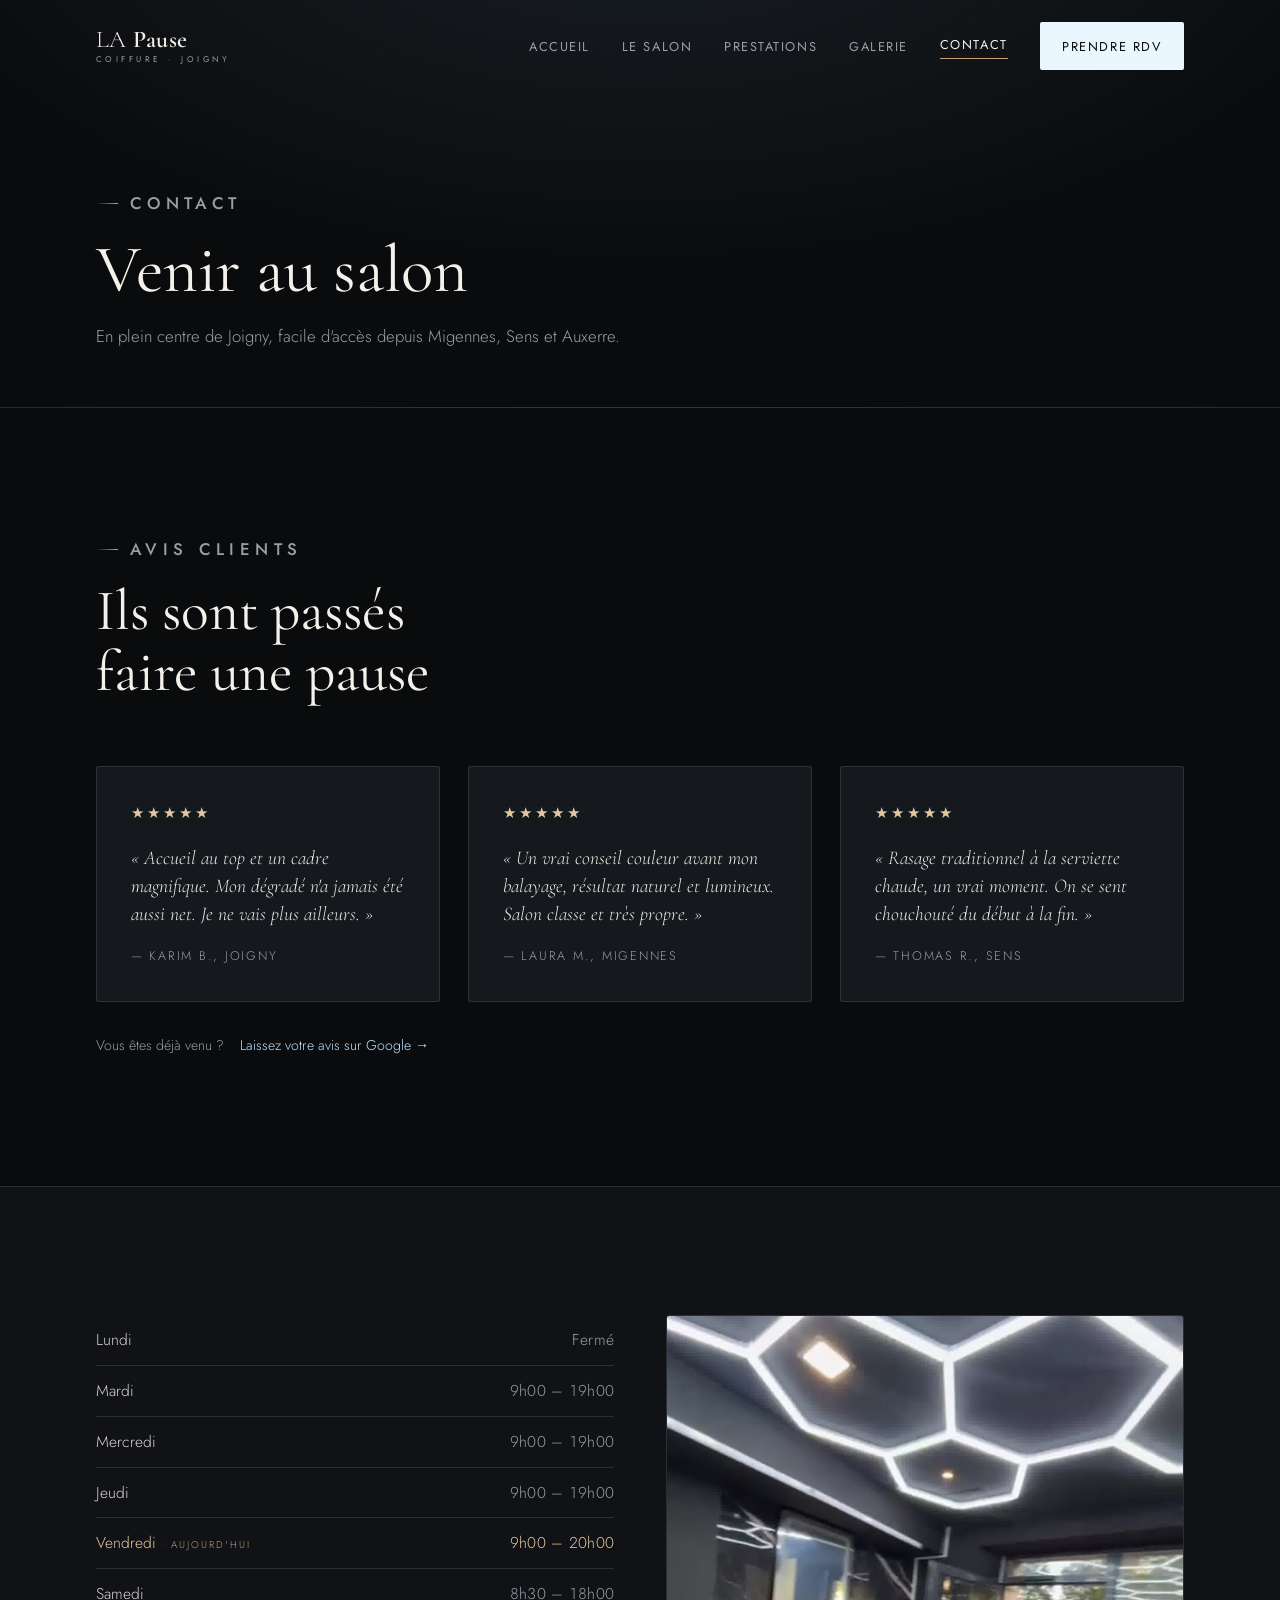
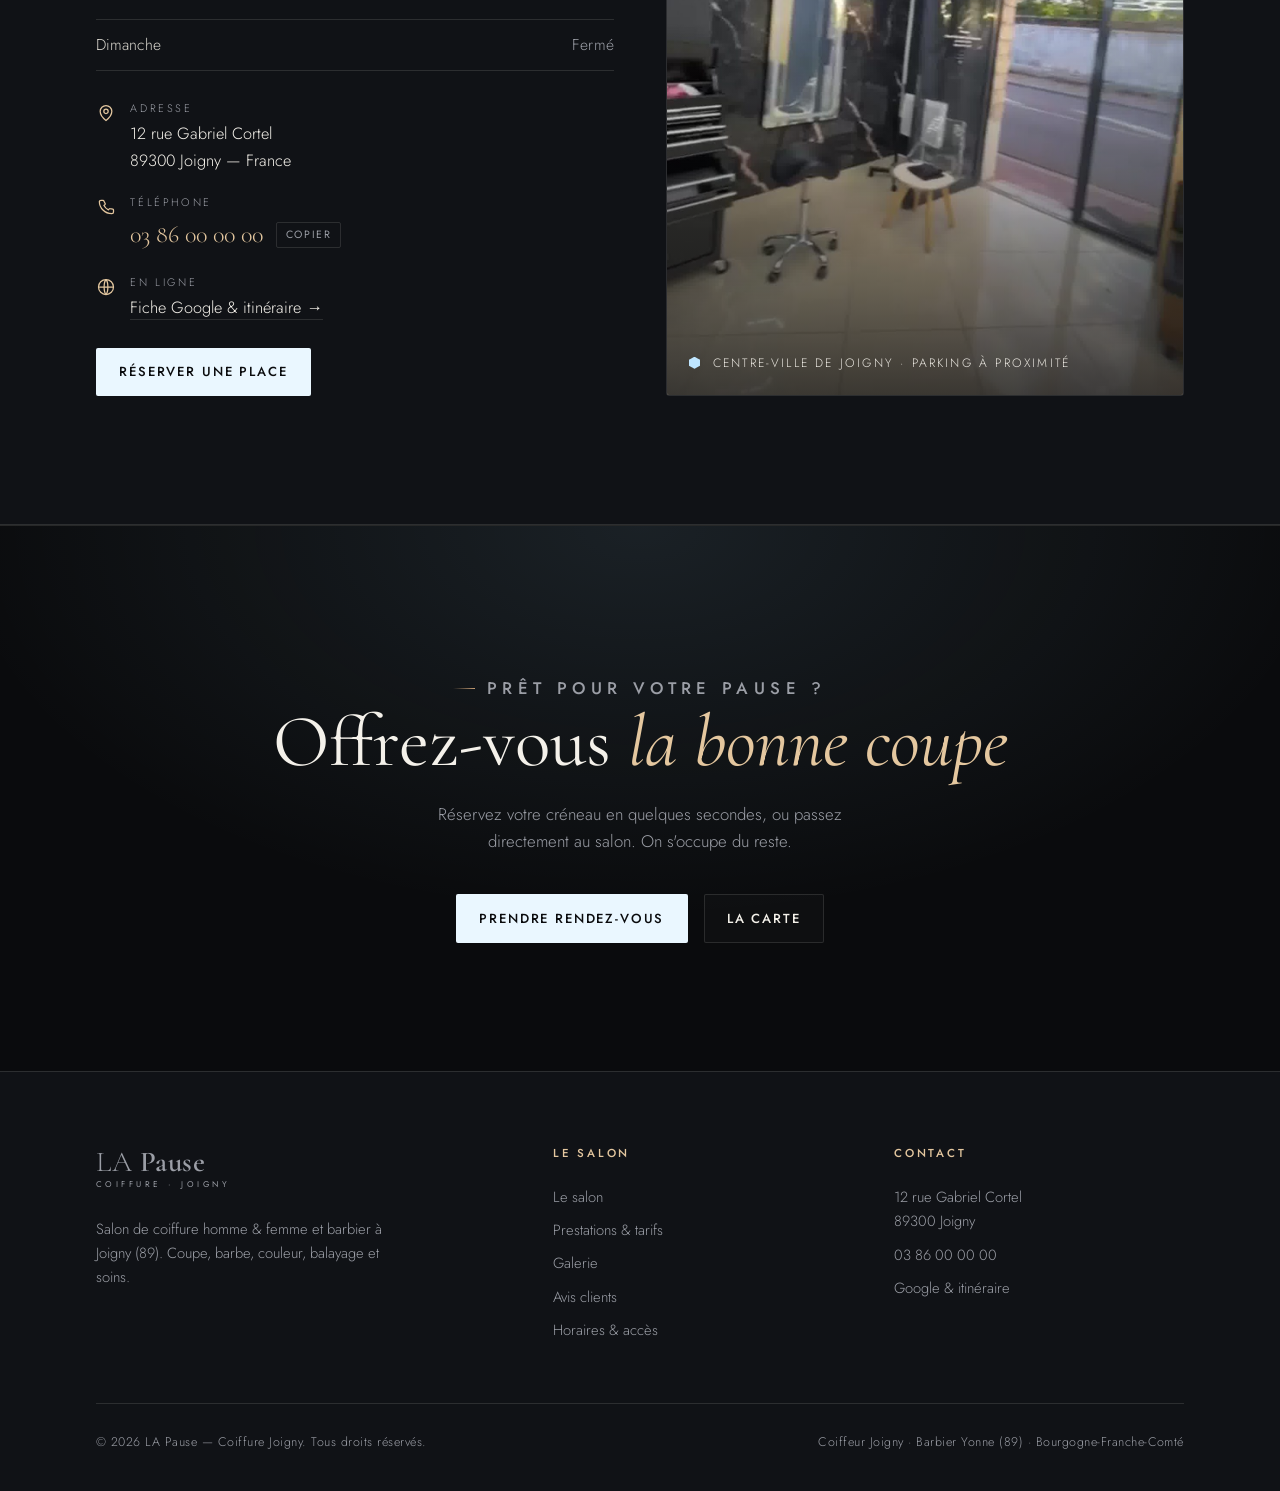
<file: contact.html>
<!doctype html>
<html lang="fr">
<head>
  <meta charset="utf-8">
  <meta name="viewport" content="width=device-width, initial-scale=1, viewport-fit=cover">
  <title>Contact, Horaires & Accès | LA Pause Coiffure Joigny</title>
  <meta name="description" content="Adresse, horaires et accès du salon LA Pause à Joigny (89). Avis clients, téléphone et itinéraire. Sur rendez-vous et sans rendez-vous.">
  <meta name="author" content="LA Pause">
  <meta name="robots" content="index, follow">
  <link rel="canonical" href="https://www.lapause-joigny.fr/contact.html">
  <meta name="theme-color" content="#0a0b0d">
  <meta name="geo.region" content="FR-89">
  <meta name="geo.placename" content="Joigny">
  <meta name="geo.position" content="47.9836;3.3997">
  <meta name="ICBM" content="47.9836, 3.3997">
  <meta property="og:type" content="website">
  <meta property="og:site_name" content="LA Pause — Coiffure Joigny">
  <meta property="og:title" content="Contact, Horaires & Accès | LA Pause Coiffure Joigny">
  <meta property="og:description" content="Adresse, horaires et accès du salon LA Pause à Joigny (89). Avis clients, téléphone et itinéraire. Sur rendez-vous et sans rendez-vous.">
  <meta property="og:locale" content="fr_FR">
  <meta property="og:url" content="https://www.lapause-joigny.fr/contact.html">
  <meta property="og:image" content="https://www.lapause-joigny.fr/assets/img/og.jpg">
  <meta property="og:image:width" content="1200">
  <meta property="og:image:height" content="630">
  <meta name="twitter:card" content="summary_large_image">
  <meta name="twitter:title" content="Contact, Horaires & Accès | LA Pause Coiffure Joigny">
  <meta name="twitter:description" content="Adresse, horaires et accès du salon LA Pause à Joigny (89). Avis clients, téléphone et itinéraire. Sur rendez-vous et sans rendez-vous.">
  <meta name="twitter:image" content="https://www.lapause-joigny.fr/assets/img/og.jpg">
  <link rel="icon" href="favicon.svg" type="image/svg+xml">
  <link rel="apple-touch-icon" href="favicon.svg">
  <link rel="preconnect" href="https://fonts.googleapis.com">
  <link rel="preconnect" href="https://fonts.gstatic.com" crossorigin>
  <link rel="stylesheet" href="https://fonts.googleapis.com/css2?family=Cormorant+Garamond:ital,wght@0,300;0,400;0,500;0,600;1,400;1,500&family=Jost:wght@300;400;500;600&display=swap">
  <link rel="stylesheet" href="assets/style.css">
  <script type="application/ld+json">
{
  "@context":"https://schema.org",
  "@type":"HairSalon",
  "name":"LA Pause — Coiffure",
  "description":"Salon de coiffure homme & femme et barbier à Joigny (89) : coupe, barbe, coloration, balayage et soins.",
  "image":"https://lapause-joigny.fr/salon.jpg",
  "url":"https://lapause-joigny.fr/",
  "telephone":"+33386000000",
  "priceRange":"€€",
  "currenciesAccepted":"EUR",
  "paymentAccepted":"Espèces, Carte bancaire",
  "address":{"@type":"PostalAddress","streetAddress":"12 rue Gabriel Cortel","addressLocality":"Joigny","postalCode":"89300","addressRegion":"Bourgogne-Franche-Comté","addressCountry":"FR"},
  "geo":{"@type":"GeoCoordinates","latitude":47.9836,"longitude":3.3997},
  "areaServed":["Joigny","Migennes","Sens","Auxerre","Yonne"],
  "sameAs":["https://share.google/poXWoYSNLRLzqeGWc"],
  "openingHoursSpecification":[
    {"@type":"OpeningHoursSpecification","dayOfWeek":["Tuesday","Wednesday","Thursday"],"opens":"09:00","closes":"19:00"},
    {"@type":"OpeningHoursSpecification","dayOfWeek":"Friday","opens":"09:00","closes":"20:00"},
    {"@type":"OpeningHoursSpecification","dayOfWeek":"Saturday","opens":"08:30","closes":"18:00"}
  ],
  "hasOfferCatalog":{"@type":"OfferCatalog","name":"Prestations","itemListElement":[
    {"@type":"Offer","itemOffered":{"@type":"Service","name":"Coupe homme"},"price":"18","priceCurrency":"EUR"},
    {"@type":"Offer","itemOffered":{"@type":"Service","name":"Coupe + barbe"},"price":"28","priceCurrency":"EUR"},
    {"@type":"Offer","itemOffered":{"@type":"Service","name":"Coupe + brushing femme"},"price":"35","priceCurrency":"EUR"},
    {"@type":"Offer","itemOffered":{"@type":"Service","name":"Balayage"},"price":"70","priceCurrency":"EUR"}
  ]}
}
  </script>
</head>
<body>
<header class="hdr" id="hdr">
  <div class="wrap hdr-in">
    <a class="brand" href="index.html" aria-label="LA Pause, accueil">
      <span>LA <b>Pause</b><span class="sub">Coiffure · Joigny</span></span>
    </a>
    <nav class="nav" id="nav" aria-label="Navigation principale">
      <a href="index.html">Accueil</a>
      <a href="le-salon.html">Le salon</a>
      <a href="prestations.html">Prestations</a>
      <a href="galerie.html">Galerie</a>
      <a href="contact.html" aria-current="page">Contact</a>
      <a href="contact.html" class="btn btn--neon">Prendre RDV</a>
    </nav>
    <button class="burger" id="burger" aria-label="Ouvrir le menu" aria-expanded="false" aria-controls="nav">
      <svg viewBox="0 0 24 24" fill="none" stroke="currentColor" stroke-width="1.4"><path d="M3 6h18M3 12h18M3 18h18"/></svg>
    </button>
  </div>
</header>
<div class="nav-backdrop" id="navBackdrop"></div>
<main id="top">
  <section class="pagehead"><div class="wrap">
      <p class="eyebrow">Contact</p>
      <h1>Venir au salon</h1>
      <p>En plein centre de Joigny, facile d'accès depuis Migennes, Sens et Auxerre.</p>
    </div></section>
<!-- ============ AVIS ============ -->
<section class="band" id="avis">
  <div class="wrap">
    <div class="shead rv">
      <p class="eyebrow">Avis clients</p>
      <h2>Ils sont passés faire une pause</h2>
    </div>
    <div class="avis">
      <blockquote class="rv"><div class="stars" aria-label="5 étoiles sur 5">★★★★★</div><p>« Accueil au top et un cadre magnifique. Mon dégradé n'a jamais été aussi net. Je ne vais plus ailleurs. »</p><cite>— Karim B., Joigny</cite></blockquote>
      <blockquote class="rv"><div class="stars" aria-label="5 étoiles sur 5">★★★★★</div><p>« Un vrai conseil couleur avant mon balayage, résultat naturel et lumineux. Salon classe et très propre. »</p><cite>— Laura M., Migennes</cite></blockquote>
      <blockquote class="rv"><div class="stars" aria-label="5 étoiles sur 5">★★★★★</div><p>« Rasage traditionnel à la serviette chaude, un vrai moment. On se sent chouchouté du début à la fin. »</p><cite>— Thomas R., Sens</cite></blockquote>
    </div>
    <div class="avis-foot rv">
      <span>Vous êtes déjà venu ?</span>
      <a href="https://share.google/poXWoYSNLRLzqeGWc" target="_blank" rel="noopener">Laissez votre avis sur Google →</a>
    </div>
  </div>
</section>


<!-- ============ HORAIRES & ACCÈS ============ -->
<section class="band" id="contact" style="background:var(--bg-2);border-block:1px solid var(--line)">
  <div class="wrap">
    <div class="shead rv" hidden>
      <p class="eyebrow">Horaires & accès</p>
      <h2>Venir au salon</h2>
      <p>En plein centre de Joigny, facile d'accès depuis Migennes, Sens et Auxerre.</p>
    </div>
    <div class="access">
      <div class="hrs rv">
        <table id="hrsTable" aria-label="Horaires d'ouverture">
          <tbody>
            <tr data-d="1"><td>Lundi</td><td>Fermé</td></tr>
            <tr data-d="2"><td>Mardi</td><td>9h00 – 19h00</td></tr>
            <tr data-d="3"><td>Mercredi</td><td>9h00 – 19h00</td></tr>
            <tr data-d="4"><td>Jeudi</td><td>9h00 – 19h00</td></tr>
            <tr data-d="5"><td>Vendredi</td><td>9h00 – 20h00</td></tr>
            <tr data-d="6"><td>Samedi</td><td>8h30 – 18h00</td></tr>
            <tr data-d="0"><td>Dimanche</td><td>Fermé</td></tr>
          </tbody>
        </table>
        <div class="nap">
          <div class="row">
            <svg viewBox="0 0 24 24" fill="none" stroke-width="1.5"><path d="M12 21s-7-5.3-7-11a7 7 0 1 1 14 0c0 5.7-7 11-7 11z"/><circle cx="12" cy="10" r="2.6"/></svg>
            <div><div class="l">Adresse</div><div class="b">12 rue Gabriel Cortel<br>89300 Joigny — France</div></div>
          </div>
          <div class="row">
            <svg viewBox="0 0 24 24" fill="none" stroke-width="1.5"><path d="M4 5c0 8.3 6.7 15 15 15a2 2 0 0 0 2-2v-2.4a1 1 0 0 0-.8-1l-3.3-.7a1 1 0 0 0-1 .3l-1 1.2a12 12 0 0 1-5.3-5.3l1.2-1a1 1 0 0 0 .3-1L9.4 4.8a1 1 0 0 0-1-.8H6a2 2 0 0 0-2 2z"/></svg>
            <div>
              <div class="l">Téléphone</div>
              <div class="phone-line">
                <span class="num" id="phone">03 86 00 00 00</span>
                <button class="copy" id="copyPhone" type="button">Copier</button>
              </div>
            </div>
          </div>
          <div class="row">
            <svg viewBox="0 0 24 24" fill="none" stroke-width="1.5"><circle cx="12" cy="12" r="9"/><path d="M3 12h18M12 3c3 3.3 3 14.7 0 18M12 3c-3 3.3-3 14.7 0 18"/></svg>
            <div><div class="l">En ligne</div><div class="b"><a href="https://share.google/poXWoYSNLRLzqeGWc" target="_blank" rel="noopener" style="border-bottom:1px solid var(--line)">Fiche Google &amp; itinéraire →</a></div></div>
          </div>
          <a href="#" class="btn btn--neon" style="align-self:flex-start;margin-top:.4rem" id="bookBtn">Réserver une place</a>
        </div>
      </div>
      <figure class="rv">
        <img src="assets/img/devanture.jpg" alt="Devanture du salon de coiffure LA Pause, vitrine donnant sur une rue de Joigny">
        <div class="ov"></div>
        <figcaption><i class="hex"></i><span>Centre-ville de Joigny · parking à proximité</span></figcaption>
      </figure>
    </div>
  </div>
</section>


<!-- ============ CTA FINAL ============ -->
<section class="band final">
  <div class="wrap">
    <p class="eyebrow rv" style="justify-content:center">Prêt pour votre pause ?</p>
    <h2 class="rv">Offrez-vous <em>la bonne coupe</em></h2>
    <p class="rv">Réservez votre créneau en quelques secondes, ou passez directement au salon. On s'occupe du reste.</p>
    <div class="hero-cta rv">
      <a href="#contact" class="btn btn--neon">Prendre rendez-vous</a>
      <a href="prestations.html" class="btn btn--ghost">La carte</a>
    </div>
  </div>
</section>


</main>
<footer>
  <div class="wrap">
    <div class="foot-grid">
      <div class="foot-col">
        <a class="brand" href="index.html"><span>LA <b>Pause</b><span class="sub">Coiffure · Joigny</span></span></a>
        <p style="margin-top:1.2rem;max-width:34ch">Salon de coiffure homme &amp; femme et barbier à Joigny (89). Coupe, barbe, couleur, balayage et soins.</p>
      </div>
      <div class="foot-col">
        <h4>Le salon</h4>
        <a href="le-salon.html">Le salon</a>
        <a href="prestations.html">Prestations &amp; tarifs</a>
        <a href="galerie.html">Galerie</a>
        <a href="contact.html#avis">Avis clients</a>
        <a href="contact.html">Horaires &amp; accès</a>
      </div>
      <div class="foot-col">
        <h4>Contact</h4>
        <p>12 rue Gabriel Cortel<br>89300 Joigny</p>
        <p>03 86 00 00 00</p>
        <a href="https://share.google/poXWoYSNLRLzqeGWc" target="_blank" rel="noopener">Google &amp; itinéraire</a>
      </div>
    </div>
    <div class="foot-bot">
      <span>© <span id="yr">2026</span> LA Pause — Coiffure Joigny. Tous droits réservés.</span>
      <span>Coiffeur Joigny · Barbier Yonne (89) · Bourgogne-Franche-Comté</span>
    </div>
  </div>
</footer>
<nav class="mbar" aria-label="Actions rapides">
  <a href="tel:+33386000000" class="btn btn--ghost">
    <svg viewBox="0 0 24 24" fill="none" stroke="currentColor" stroke-width="1.5"><path d="M4 5c0 8.3 6.7 15 15 15a2 2 0 0 0 2-2v-2.4a1 1 0 0 0-.8-1l-3.3-.7a1 1 0 0 0-1 .3l-1 1.2a12 12 0 0 1-5.3-5.3l1.2-1a1 1 0 0 0 .3-1L9.4 4.8a1 1 0 0 0-1-.8H6a2 2 0 0 0-2 2z"/></svg>
    Appeler
  </a>
  <a href="contact.html" class="btn btn--neon">Prendre RDV</a>
</nav>
<script src="assets/app.js" defer></script>
</body>
</html>
</file>
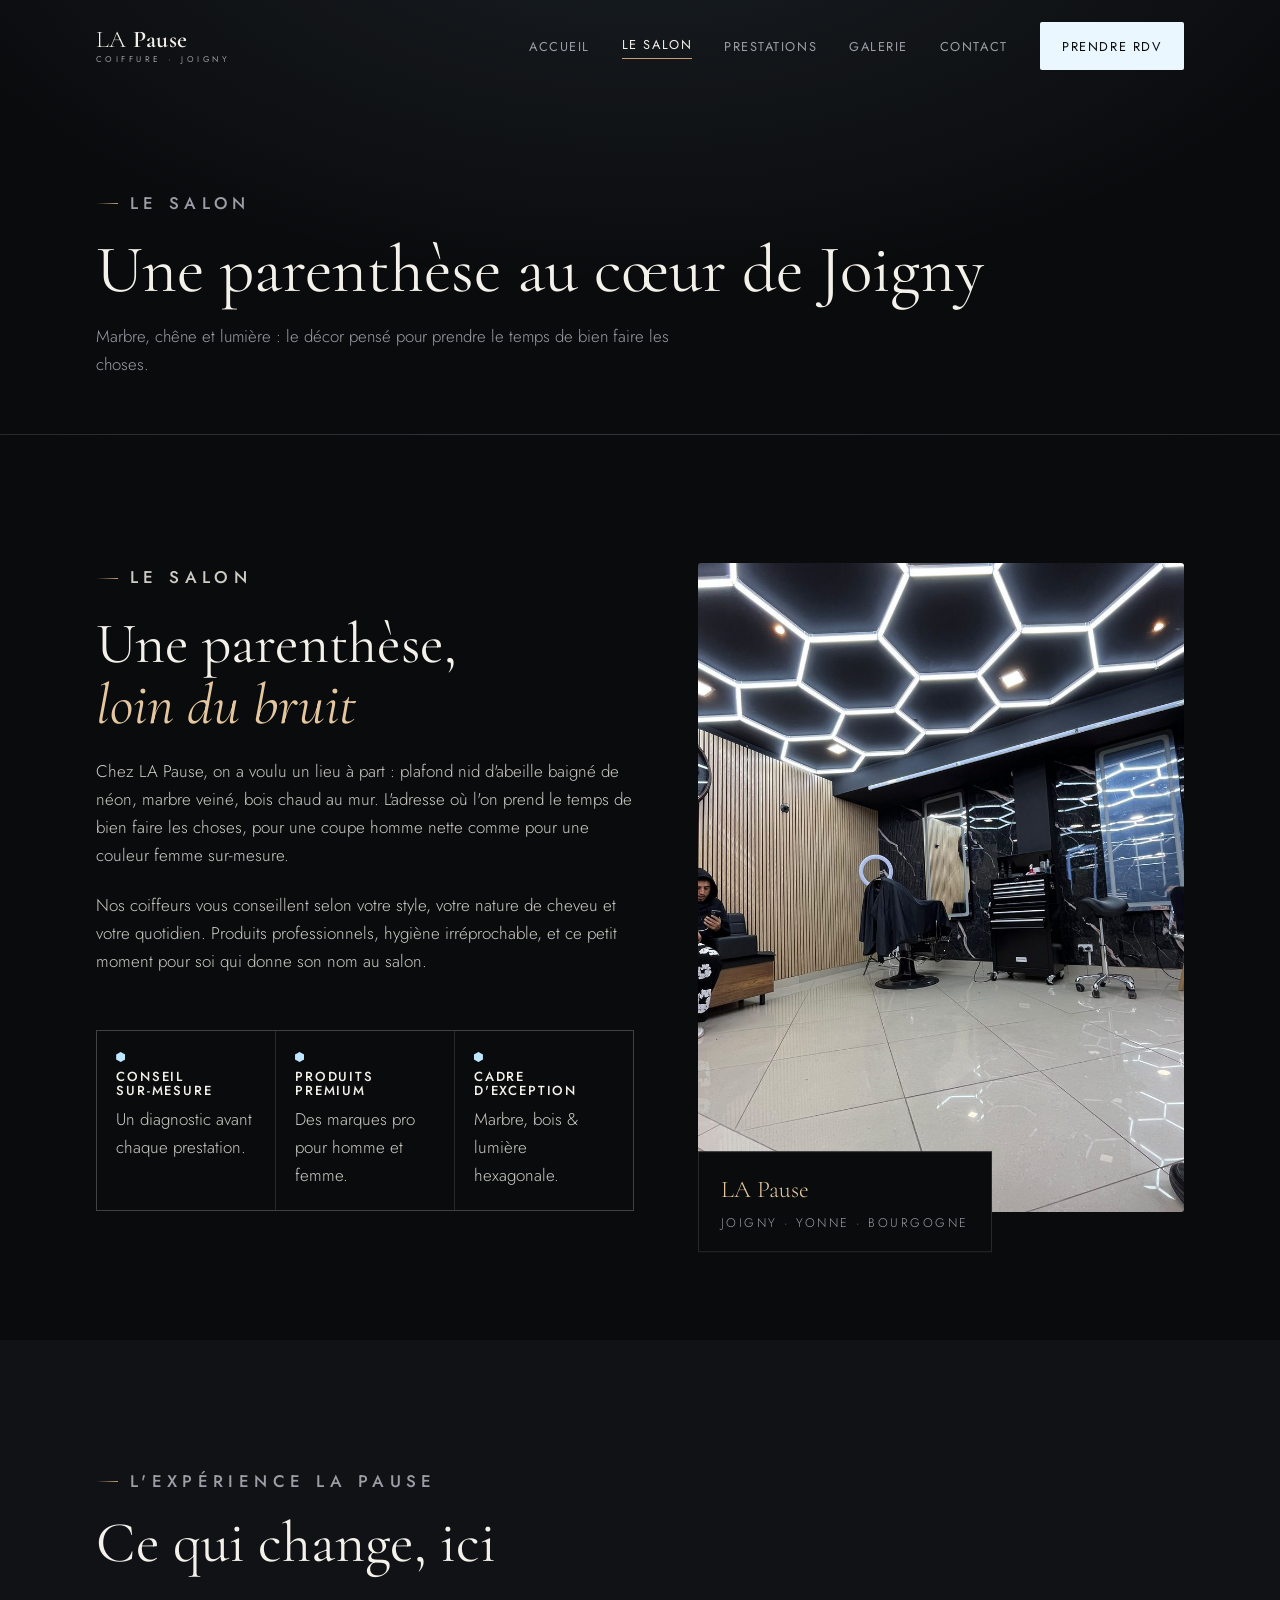
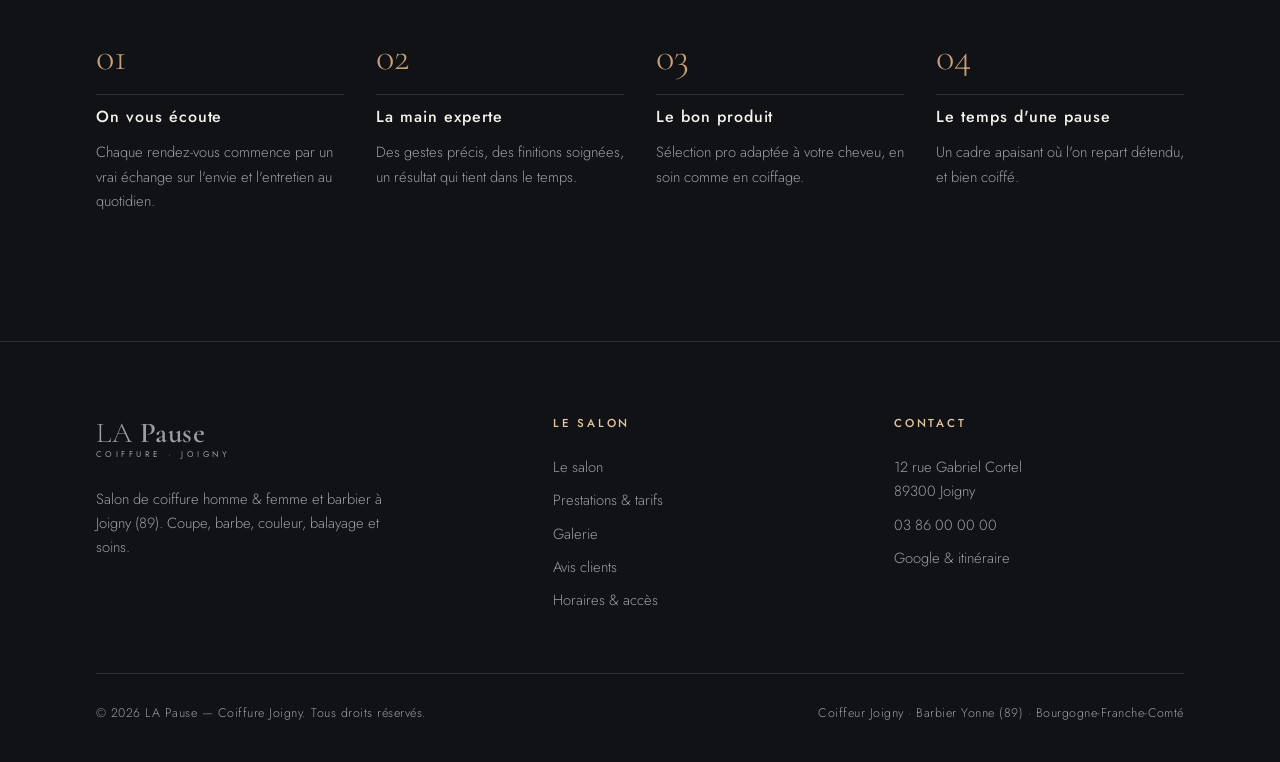
<file: le-salon.html>
<!doctype html>
<html lang="fr">
<head>
  <meta charset="utf-8">
  <meta name="viewport" content="width=device-width, initial-scale=1, viewport-fit=cover">
  <title>Le Salon | LA Pause — Coiffure à Joigny (89)</title>
  <meta name="description" content="Découvrez LA Pause à Joigny : un salon de coiffure et barbier haut de gamme, marbre, chêne et lumière, conseil sur-mesure et produits premium.">
  <meta name="author" content="LA Pause">
  <meta name="robots" content="index, follow">
  <link rel="canonical" href="https://www.lapause-joigny.fr/le-salon.html">
  <meta name="theme-color" content="#0a0b0d">
  <meta name="geo.region" content="FR-89">
  <meta name="geo.placename" content="Joigny">
  <meta name="geo.position" content="47.9836;3.3997">
  <meta name="ICBM" content="47.9836, 3.3997">
  <meta property="og:type" content="website">
  <meta property="og:site_name" content="LA Pause — Coiffure Joigny">
  <meta property="og:title" content="Le Salon | LA Pause — Coiffure à Joigny (89)">
  <meta property="og:description" content="Découvrez LA Pause à Joigny : un salon de coiffure et barbier haut de gamme, marbre, chêne et lumière, conseil sur-mesure et produits premium.">
  <meta property="og:locale" content="fr_FR">
  <meta property="og:url" content="https://www.lapause-joigny.fr/le-salon.html">
  <meta property="og:image" content="https://www.lapause-joigny.fr/assets/img/og.jpg">
  <meta property="og:image:width" content="1200">
  <meta property="og:image:height" content="630">
  <meta name="twitter:card" content="summary_large_image">
  <meta name="twitter:title" content="Le Salon | LA Pause — Coiffure à Joigny (89)">
  <meta name="twitter:description" content="Découvrez LA Pause à Joigny : un salon de coiffure et barbier haut de gamme, marbre, chêne et lumière, conseil sur-mesure et produits premium.">
  <meta name="twitter:image" content="https://www.lapause-joigny.fr/assets/img/og.jpg">
  <link rel="icon" href="favicon.svg" type="image/svg+xml">
  <link rel="apple-touch-icon" href="favicon.svg">
  <link rel="preconnect" href="https://fonts.googleapis.com">
  <link rel="preconnect" href="https://fonts.gstatic.com" crossorigin>
  <link rel="stylesheet" href="https://fonts.googleapis.com/css2?family=Cormorant+Garamond:ital,wght@0,300;0,400;0,500;0,600;1,400;1,500&family=Jost:wght@300;400;500;600&display=swap">
  <link rel="stylesheet" href="assets/style.css">
  <script type="application/ld+json">
{
  "@context":"https://schema.org",
  "@type":"HairSalon",
  "name":"LA Pause — Coiffure",
  "description":"Salon de coiffure homme & femme et barbier à Joigny (89) : coupe, barbe, coloration, balayage et soins.",
  "image":"https://lapause-joigny.fr/salon.jpg",
  "url":"https://lapause-joigny.fr/",
  "telephone":"+33386000000",
  "priceRange":"€€",
  "currenciesAccepted":"EUR",
  "paymentAccepted":"Espèces, Carte bancaire",
  "address":{"@type":"PostalAddress","streetAddress":"12 rue Gabriel Cortel","addressLocality":"Joigny","postalCode":"89300","addressRegion":"Bourgogne-Franche-Comté","addressCountry":"FR"},
  "geo":{"@type":"GeoCoordinates","latitude":47.9836,"longitude":3.3997},
  "areaServed":["Joigny","Migennes","Sens","Auxerre","Yonne"],
  "sameAs":["https://share.google/poXWoYSNLRLzqeGWc"],
  "openingHoursSpecification":[
    {"@type":"OpeningHoursSpecification","dayOfWeek":["Tuesday","Wednesday","Thursday"],"opens":"09:00","closes":"19:00"},
    {"@type":"OpeningHoursSpecification","dayOfWeek":"Friday","opens":"09:00","closes":"20:00"},
    {"@type":"OpeningHoursSpecification","dayOfWeek":"Saturday","opens":"08:30","closes":"18:00"}
  ],
  "hasOfferCatalog":{"@type":"OfferCatalog","name":"Prestations","itemListElement":[
    {"@type":"Offer","itemOffered":{"@type":"Service","name":"Coupe homme"},"price":"18","priceCurrency":"EUR"},
    {"@type":"Offer","itemOffered":{"@type":"Service","name":"Coupe + barbe"},"price":"28","priceCurrency":"EUR"},
    {"@type":"Offer","itemOffered":{"@type":"Service","name":"Coupe + brushing femme"},"price":"35","priceCurrency":"EUR"},
    {"@type":"Offer","itemOffered":{"@type":"Service","name":"Balayage"},"price":"70","priceCurrency":"EUR"}
  ]}
}
  </script>
</head>
<body>
<header class="hdr" id="hdr">
  <div class="wrap hdr-in">
    <a class="brand" href="index.html" aria-label="LA Pause, accueil">
      <span>LA <b>Pause</b><span class="sub">Coiffure · Joigny</span></span>
    </a>
    <nav class="nav" id="nav" aria-label="Navigation principale">
      <a href="index.html">Accueil</a>
      <a href="le-salon.html" aria-current="page">Le salon</a>
      <a href="prestations.html">Prestations</a>
      <a href="galerie.html">Galerie</a>
      <a href="contact.html">Contact</a>
      <a href="contact.html" class="btn btn--neon">Prendre RDV</a>
    </nav>
    <button class="burger" id="burger" aria-label="Ouvrir le menu" aria-expanded="false" aria-controls="nav">
      <svg viewBox="0 0 24 24" fill="none" stroke="currentColor" stroke-width="1.4"><path d="M3 6h18M3 12h18M3 18h18"/></svg>
    </button>
  </div>
</header>
<div class="nav-backdrop" id="navBackdrop"></div>
<main id="top">
  <section class="pagehead"><div class="wrap">
      <p class="eyebrow">Le salon</p>
      <h1>Une parenthèse au cœur de Joigny</h1>
      <p>Marbre, chêne et lumière : le décor pensé pour prendre le temps de bien faire les choses.</p>
    </div></section>
<!-- ============ LE SALON ============ -->
<section class="band">
  <div class="wrap">
    <div class="salon">
      <div class="txt">
        <p class="eyebrow rv">Le salon</p>
        <h2 class="rv" style="font-size:clamp(2.1rem,5.2vw,3.6rem)">Une parenthèse, <em style="font-style:italic;color:var(--wood-2)">loin du bruit</em></h2>
        <p class="rv">Chez LA Pause, on a voulu un lieu à part : plafond nid d'abeille baigné de néon, marbre veiné, bois chaud au mur. L'adresse où l'on prend le temps de bien faire les choses, pour une coupe homme nette comme pour une couleur femme sur-mesure.</p>
        <p class="rv">Nos coiffeurs vous conseillent selon votre style, votre nature de cheveu et votre quotidien. Produits professionnels, hygiène irréprochable, et ce petit moment pour soi qui donne son nom au salon.</p>
        <div class="feat rv">
          <div><span class="hx"><i class="hex"></i></span><h3>Conseil sur-mesure</h3><p>Un diagnostic avant chaque prestation.</p></div>
          <div><span class="hx"><i class="hex"></i></span><h3>Produits premium</h3><p>Des marques pro pour homme et femme.</p></div>
          <div><span class="hx"><i class="hex"></i></span><h3>Cadre d'exception</h3><p>Marbre, bois &amp; lumière hexagonale.</p></div>
        </div>
      </div>
      <figure class="rv">
        <img src="assets/img/salon.jpg" alt="Espace d'accueil et coin coiffure du salon LA Pause à Joigny, mur en lattes de chêne et plafond à néons hexagonaux">
        <figcaption class="tag">
          <div class="n">LA Pause</div>
          <div class="d">Joigny · Yonne · Bourgogne</div>
        </figcaption>
      </figure>
    </div>
  </div>
</section>


<!-- ============ EXPÉRIENCE ============ -->
<section class="band exp">
  <div class="wrap">
    <div class="shead rv">
      <p class="eyebrow">L'expérience LA Pause</p>
      <h2>Ce qui change, ici</h2>
    </div>
    <div class="exp-grid">
      <div class="exp-card rv"><div class="no">01</div><div class="rule"></div><h3>On vous écoute</h3><p>Chaque rendez-vous commence par un vrai échange sur l'envie et l'entretien au quotidien.</p></div>
      <div class="exp-card rv"><div class="no">02</div><div class="rule"></div><h3>La main experte</h3><p>Des gestes précis, des finitions soignées, un résultat qui tient dans le temps.</p></div>
      <div class="exp-card rv"><div class="no">03</div><div class="rule"></div><h3>Le bon produit</h3><p>Sélection pro adaptée à votre cheveu, en soin comme en coiffage.</p></div>
      <div class="exp-card rv"><div class="no">04</div><div class="rule"></div><h3>Le temps d'une pause</h3><p>Un cadre apaisant où l'on repart détendu, et bien coiffé.</p></div>
    </div>
  </div>
</section>


</main>
<footer>
  <div class="wrap">
    <div class="foot-grid">
      <div class="foot-col">
        <a class="brand" href="index.html"><span>LA <b>Pause</b><span class="sub">Coiffure · Joigny</span></span></a>
        <p style="margin-top:1.2rem;max-width:34ch">Salon de coiffure homme &amp; femme et barbier à Joigny (89). Coupe, barbe, couleur, balayage et soins.</p>
      </div>
      <div class="foot-col">
        <h4>Le salon</h4>
        <a href="le-salon.html">Le salon</a>
        <a href="prestations.html">Prestations &amp; tarifs</a>
        <a href="galerie.html">Galerie</a>
        <a href="contact.html#avis">Avis clients</a>
        <a href="contact.html">Horaires &amp; accès</a>
      </div>
      <div class="foot-col">
        <h4>Contact</h4>
        <p>12 rue Gabriel Cortel<br>89300 Joigny</p>
        <p>03 86 00 00 00</p>
        <a href="https://share.google/poXWoYSNLRLzqeGWc" target="_blank" rel="noopener">Google &amp; itinéraire</a>
      </div>
    </div>
    <div class="foot-bot">
      <span>© <span id="yr">2026</span> LA Pause — Coiffure Joigny. Tous droits réservés.</span>
      <span>Coiffeur Joigny · Barbier Yonne (89) · Bourgogne-Franche-Comté</span>
    </div>
  </div>
</footer>
<nav class="mbar" aria-label="Actions rapides">
  <a href="tel:+33386000000" class="btn btn--ghost">
    <svg viewBox="0 0 24 24" fill="none" stroke="currentColor" stroke-width="1.5"><path d="M4 5c0 8.3 6.7 15 15 15a2 2 0 0 0 2-2v-2.4a1 1 0 0 0-.8-1l-3.3-.7a1 1 0 0 0-1 .3l-1 1.2a12 12 0 0 1-5.3-5.3l1.2-1a1 1 0 0 0 .3-1L9.4 4.8a1 1 0 0 0-1-.8H6a2 2 0 0 0-2 2z"/></svg>
    Appeler
  </a>
  <a href="contact.html" class="btn btn--neon">Prendre RDV</a>
</nav>
<script src="assets/app.js" defer></script>
</body>
</html>
</file>
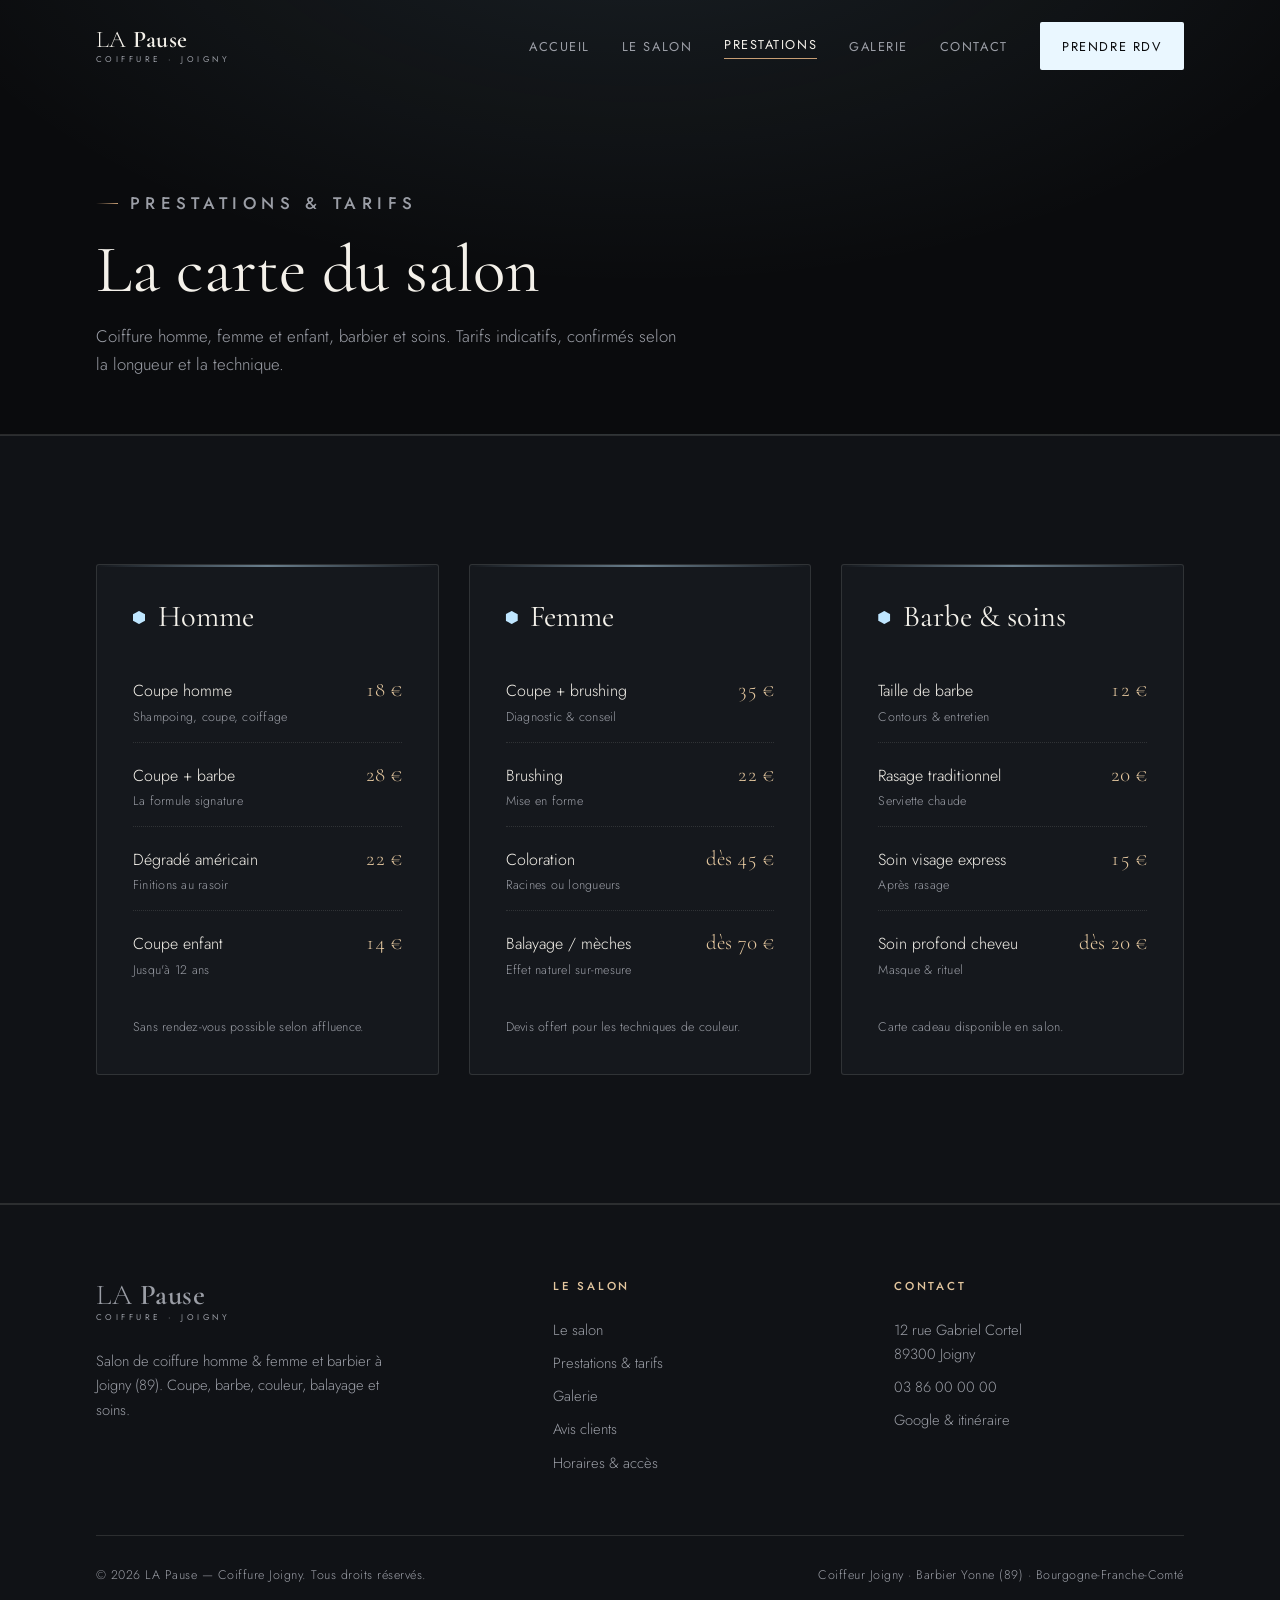
<file: prestations.html>
<!doctype html>
<html lang="fr">
<head>
  <meta charset="utf-8">
  <meta name="viewport" content="width=device-width, initial-scale=1, viewport-fit=cover">
  <title>Prestations & Tarifs | Coiffeur Joigny — LA Pause</title>
  <meta name="description" content="Tarifs du salon LA Pause à Joigny : coupe homme dès 18€, coupe + barbe 28€, coupe + brushing femme 35€, coloration, balayage dès 70€, rasage et soins.">
  <meta name="author" content="LA Pause">
  <meta name="robots" content="index, follow">
  <link rel="canonical" href="https://www.lapause-joigny.fr/prestations.html">
  <meta name="theme-color" content="#0a0b0d">
  <meta name="geo.region" content="FR-89">
  <meta name="geo.placename" content="Joigny">
  <meta name="geo.position" content="47.9836;3.3997">
  <meta name="ICBM" content="47.9836, 3.3997">
  <meta property="og:type" content="website">
  <meta property="og:site_name" content="LA Pause — Coiffure Joigny">
  <meta property="og:title" content="Prestations & Tarifs | Coiffeur Joigny — LA Pause">
  <meta property="og:description" content="Tarifs du salon LA Pause à Joigny : coupe homme dès 18€, coupe + barbe 28€, coupe + brushing femme 35€, coloration, balayage dès 70€, rasage et soins.">
  <meta property="og:locale" content="fr_FR">
  <meta property="og:url" content="https://www.lapause-joigny.fr/prestations.html">
  <meta property="og:image" content="https://www.lapause-joigny.fr/assets/img/og.jpg">
  <meta property="og:image:width" content="1200">
  <meta property="og:image:height" content="630">
  <meta name="twitter:card" content="summary_large_image">
  <meta name="twitter:title" content="Prestations & Tarifs | Coiffeur Joigny — LA Pause">
  <meta name="twitter:description" content="Tarifs du salon LA Pause à Joigny : coupe homme dès 18€, coupe + barbe 28€, coupe + brushing femme 35€, coloration, balayage dès 70€, rasage et soins.">
  <meta name="twitter:image" content="https://www.lapause-joigny.fr/assets/img/og.jpg">
  <link rel="icon" href="favicon.svg" type="image/svg+xml">
  <link rel="apple-touch-icon" href="favicon.svg">
  <link rel="preconnect" href="https://fonts.googleapis.com">
  <link rel="preconnect" href="https://fonts.gstatic.com" crossorigin>
  <link rel="stylesheet" href="https://fonts.googleapis.com/css2?family=Cormorant+Garamond:ital,wght@0,300;0,400;0,500;0,600;1,400;1,500&family=Jost:wght@300;400;500;600&display=swap">
  <link rel="stylesheet" href="assets/style.css">
  <script type="application/ld+json">
{
  "@context":"https://schema.org",
  "@type":"HairSalon",
  "name":"LA Pause — Coiffure",
  "description":"Salon de coiffure homme & femme et barbier à Joigny (89) : coupe, barbe, coloration, balayage et soins.",
  "image":"https://lapause-joigny.fr/salon.jpg",
  "url":"https://lapause-joigny.fr/",
  "telephone":"+33386000000",
  "priceRange":"€€",
  "currenciesAccepted":"EUR",
  "paymentAccepted":"Espèces, Carte bancaire",
  "address":{"@type":"PostalAddress","streetAddress":"12 rue Gabriel Cortel","addressLocality":"Joigny","postalCode":"89300","addressRegion":"Bourgogne-Franche-Comté","addressCountry":"FR"},
  "geo":{"@type":"GeoCoordinates","latitude":47.9836,"longitude":3.3997},
  "areaServed":["Joigny","Migennes","Sens","Auxerre","Yonne"],
  "sameAs":["https://share.google/poXWoYSNLRLzqeGWc"],
  "openingHoursSpecification":[
    {"@type":"OpeningHoursSpecification","dayOfWeek":["Tuesday","Wednesday","Thursday"],"opens":"09:00","closes":"19:00"},
    {"@type":"OpeningHoursSpecification","dayOfWeek":"Friday","opens":"09:00","closes":"20:00"},
    {"@type":"OpeningHoursSpecification","dayOfWeek":"Saturday","opens":"08:30","closes":"18:00"}
  ],
  "hasOfferCatalog":{"@type":"OfferCatalog","name":"Prestations","itemListElement":[
    {"@type":"Offer","itemOffered":{"@type":"Service","name":"Coupe homme"},"price":"18","priceCurrency":"EUR"},
    {"@type":"Offer","itemOffered":{"@type":"Service","name":"Coupe + barbe"},"price":"28","priceCurrency":"EUR"},
    {"@type":"Offer","itemOffered":{"@type":"Service","name":"Coupe + brushing femme"},"price":"35","priceCurrency":"EUR"},
    {"@type":"Offer","itemOffered":{"@type":"Service","name":"Balayage"},"price":"70","priceCurrency":"EUR"}
  ]}
}
  </script>
</head>
<body>
<header class="hdr" id="hdr">
  <div class="wrap hdr-in">
    <a class="brand" href="index.html" aria-label="LA Pause, accueil">
      <span>LA <b>Pause</b><span class="sub">Coiffure · Joigny</span></span>
    </a>
    <nav class="nav" id="nav" aria-label="Navigation principale">
      <a href="index.html">Accueil</a>
      <a href="le-salon.html">Le salon</a>
      <a href="prestations.html" aria-current="page">Prestations</a>
      <a href="galerie.html">Galerie</a>
      <a href="contact.html">Contact</a>
      <a href="contact.html" class="btn btn--neon">Prendre RDV</a>
    </nav>
    <button class="burger" id="burger" aria-label="Ouvrir le menu" aria-expanded="false" aria-controls="nav">
      <svg viewBox="0 0 24 24" fill="none" stroke="currentColor" stroke-width="1.4"><path d="M3 6h18M3 12h18M3 18h18"/></svg>
    </button>
  </div>
</header>
<div class="nav-backdrop" id="navBackdrop"></div>
<main id="top">
  <section class="pagehead"><div class="wrap">
      <p class="eyebrow">Prestations &amp; tarifs</p>
      <h1>La carte du salon</h1>
      <p>Coiffure homme, femme et enfant, barbier et soins. Tarifs indicatifs, confirmés selon la longueur et la technique.</p>
    </div></section>
<!-- ============ PRESTATIONS ============ -->
<section class="band" style="background:var(--bg-2);border-block:1px solid var(--line)">
  <div class="wrap">
    <div class="shead rv" hidden>
      <p class="eyebrow">Prestations & tarifs</p>
      <h2>La carte du salon</h2>
      <p>Coiffure homme, femme et enfant, barbier et soins. Tarifs indicatifs — le prix exact est confirmé selon la longueur et la technique.</p>
    </div>
    <div class="menus">
      <div class="menu rv">
        <div class="menu-h"><i class="hex"></i><h3>Homme</h3></div>
        <ul>
          <li><span class="svc">Coupe homme<small>Shampoing, coupe, coiffage</small></span><span class="px">18 €</span></li>
          <li><span class="svc">Coupe + barbe<small>La formule signature</small></span><span class="px">28 €</span></li>
          <li><span class="svc">Dégradé américain<small>Finitions au rasoir</small></span><span class="px">22 €</span></li>
          <li><span class="svc">Coupe enfant<small>Jusqu'à 12 ans</small></span><span class="px">14 €</span></li>
        </ul>
        <p class="menu-note">Sans rendez-vous possible selon affluence.</p>
      </div>
      <div class="menu rv">
        <div class="menu-h"><i class="hex"></i><h3>Femme</h3></div>
        <ul>
          <li><span class="svc">Coupe + brushing<small>Diagnostic &amp; conseil</small></span><span class="px">35 €</span></li>
          <li><span class="svc">Brushing<small>Mise en forme</small></span><span class="px">22 €</span></li>
          <li><span class="svc">Coloration<small>Racines ou longueurs</small></span><span class="px">dès 45 €</span></li>
          <li><span class="svc">Balayage / mèches<small>Effet naturel sur-mesure</small></span><span class="px">dès 70 €</span></li>
        </ul>
        <p class="menu-note">Devis offert pour les techniques de couleur.</p>
      </div>
      <div class="menu rv">
        <div class="menu-h"><i class="hex"></i><h3>Barbe & soins</h3></div>
        <ul>
          <li><span class="svc">Taille de barbe<small>Contours &amp; entretien</small></span><span class="px">12 €</span></li>
          <li><span class="svc">Rasage traditionnel<small>Serviette chaude</small></span><span class="px">20 €</span></li>
          <li><span class="svc">Soin visage express<small>Après rasage</small></span><span class="px">15 €</span></li>
          <li><span class="svc">Soin profond cheveu<small>Masque &amp; rituel</small></span><span class="px">dès 20 €</span></li>
        </ul>
        <p class="menu-note">Carte cadeau disponible en salon.</p>
      </div>
    </div>
  </div>
</section>


</main>
<footer>
  <div class="wrap">
    <div class="foot-grid">
      <div class="foot-col">
        <a class="brand" href="index.html"><span>LA <b>Pause</b><span class="sub">Coiffure · Joigny</span></span></a>
        <p style="margin-top:1.2rem;max-width:34ch">Salon de coiffure homme &amp; femme et barbier à Joigny (89). Coupe, barbe, couleur, balayage et soins.</p>
      </div>
      <div class="foot-col">
        <h4>Le salon</h4>
        <a href="le-salon.html">Le salon</a>
        <a href="prestations.html">Prestations &amp; tarifs</a>
        <a href="galerie.html">Galerie</a>
        <a href="contact.html#avis">Avis clients</a>
        <a href="contact.html">Horaires &amp; accès</a>
      </div>
      <div class="foot-col">
        <h4>Contact</h4>
        <p>12 rue Gabriel Cortel<br>89300 Joigny</p>
        <p>03 86 00 00 00</p>
        <a href="https://share.google/poXWoYSNLRLzqeGWc" target="_blank" rel="noopener">Google &amp; itinéraire</a>
      </div>
    </div>
    <div class="foot-bot">
      <span>© <span id="yr">2026</span> LA Pause — Coiffure Joigny. Tous droits réservés.</span>
      <span>Coiffeur Joigny · Barbier Yonne (89) · Bourgogne-Franche-Comté</span>
    </div>
  </div>
</footer>
<nav class="mbar" aria-label="Actions rapides">
  <a href="tel:+33386000000" class="btn btn--ghost">
    <svg viewBox="0 0 24 24" fill="none" stroke="currentColor" stroke-width="1.5"><path d="M4 5c0 8.3 6.7 15 15 15a2 2 0 0 0 2-2v-2.4a1 1 0 0 0-.8-1l-3.3-.7a1 1 0 0 0-1 .3l-1 1.2a12 12 0 0 1-5.3-5.3l1.2-1a1 1 0 0 0 .3-1L9.4 4.8a1 1 0 0 0-1-.8H6a2 2 0 0 0-2 2z"/></svg>
    Appeler
  </a>
  <a href="contact.html" class="btn btn--neon">Prendre RDV</a>
</nav>
<script src="assets/app.js" defer></script>
</body>
</html>
</file>
<file: assets/style.css>
/* ---- reset ---- */
*{box-sizing:border-box}
html{-webkit-text-size-adjust:100%}
body{margin:0}
img{max-width:100%;display:block}
[hidden]{display:none!important}

/* ============================================================
   LA PAUSE — salon de coiffure, Joigny (89)
   Layout : hero plein cadre > bandeau signature > salon > prestations
            > galerie > expérience > avis > horaires/accès > RDV > footer
   Univers : noir profond + marbre, chêne chaud, néon hexagonal froid.
   Design volontairement sombre (identité nocturne de la marque).
   ============================================================ */
:root{
  color-scheme: dark;
  /* Color */
  --bg:#0a0b0d;            /* noir profond */
  --bg-2:#101216;          /* panneau */
  --bg-3:#15181d;          /* carte */
  --fg:#f4f1ea;            /* blanc chaud */
  --muted:#9b9ea6;         /* gris froid */
  --line:rgba(244,241,234,.12);
  --wood:#c79e74;          /* chêne chaud (accent chaud) */
  --wood-2:#e4c79f;
  --neon:#eaf7ff;          /* néon froid */
  --neon-soft:#bfe6ff;
  --neon-glow:rgba(170,224,255,.55);
  /* Type */
  --display:"Cormorant Garamond", "Times New Roman", serif;
  --ui:"Jost", "Helvetica Neue", Arial, sans-serif;
  /* Layout */
  --wrap:1200px;
  --gut:clamp(18px,5vw,56px);
}
*{box-sizing:border-box}
body{background:var(--bg);color:var(--fg);font-family:var(--ui);font-weight:300;line-height:1.65;-webkit-font-smoothing:antialiased;overflow-x:hidden}
img{display:block;max-width:100%}
a{color:inherit;text-decoration:none}
h1,h2,h3{font-family:var(--display);font-weight:400;text-wrap:balance;margin:0;line-height:1.05}
p{margin:0}
::selection{background:var(--wood);color:#1a1205}
:focus-visible{outline:2px solid var(--neon-soft);outline-offset:3px;border-radius:2px}

.wrap{max-width:var(--wrap);margin-inline:auto;padding-inline:var(--gut)}
.eyebrow{font-family:var(--ui);font-weight:500;font-size:.72rem;letter-spacing:.32em;text-transform:uppercase;color:var(--wood-2);display:inline-flex;align-items:center;gap:.7em}
.eyebrow::before{content:"";width:22px;height:1px;background:linear-gradient(90deg,transparent,var(--wood))}
.hex{width:9px;height:10px;background:var(--neon-soft);clip-path:polygon(50% 0,100% 25%,100% 75%,50% 100%,0 75%,0 25%);box-shadow:0 0 8px var(--neon-glow);flex:none}

/* ---------- Buttons ---------- */
.btn{font-family:var(--ui);font-weight:500;font-size:.82rem;letter-spacing:.14em;text-transform:uppercase;display:inline-flex;align-items:center;gap:.7em;padding:.95em 1.7em;border-radius:2px;transition:.35s;cursor:pointer;border:1px solid transparent}
.btn--neon{background:var(--neon);color:#0a0b0d;box-shadow:0 0 0 rgba(170,224,255,0)}
.btn--neon:hover{box-shadow:0 0 28px var(--neon-glow);transform:translateY(-2px)}
.btn--ghost{border-color:var(--line);color:var(--fg);background:rgba(255,255,255,.02)}
.btn--ghost:hover{border-color:var(--wood);color:var(--wood-2)}

/* ---------- Header ---------- */
.hdr{position:fixed;inset:0 0 auto 0;z-index:50;padding:0;transition:.4s;padding-top:env(safe-area-inset-top,0px)}
.hdr-in{display:flex;align-items:center;justify-content:space-between;gap:1rem;padding-block:1.4rem;transition:.4s;border-bottom:1px solid transparent}
.hdr.scrolled .hdr-in{padding-block:.85rem;border-bottom-color:var(--line)}
.hdr.scrolled{background:rgba(10,11,13,.82);backdrop-filter:blur(14px)}
.brand{display:flex;align-items:center;gap:.7rem;font-family:var(--display);font-size:1.5rem;letter-spacing:.02em;line-height:1}
.brand b{font-weight:600}
.brand .sub{font-family:var(--ui);font-weight:400;font-size:.52rem;letter-spacing:.42em;text-transform:uppercase;color:var(--muted);display:block;margin-top:.35em}
.nav{display:flex;align-items:center;gap:2rem}
.nav a{font-family:var(--ui);font-weight:400;font-size:.8rem;letter-spacing:.12em;text-transform:uppercase;color:var(--muted);transition:.25s}
.nav a:hover{color:var(--fg)}
.nav .btn{color:#0a0b0d}
.burger{display:none;background:none;border:0;color:var(--fg);cursor:pointer;padding:.4rem;width:44px;height:44px}
.burger svg{width:26px;height:26px}

/* ---------- Hero ---------- */
.hero{position:relative;min-height:640px;display:flex;align-items:flex-end;padding-top:140px;padding-bottom:clamp(40px,7vw,80px);overflow:hidden}
.hero-bg{position:absolute;inset:0;z-index:0}
.hero-bg img{width:100%;height:100%;object-fit:cover;object-position:center 46%}
.hero-bg::after{content:"";position:absolute;inset:0;background:
   linear-gradient(90deg,rgba(10,11,13,.78) 0%,rgba(10,11,13,.55) 38%,rgba(10,11,13,.12) 72%,transparent 100%),
   linear-gradient(180deg,rgba(10,11,13,.6) 0%,rgba(10,11,13,.42) 32%,rgba(10,11,13,.75) 72%,var(--bg) 100%),
   radial-gradient(120% 80% at 80% 0%,rgba(170,224,255,.12),transparent 55%)}
.hero-in{position:relative;z-index:2;width:100%}
.hero h1{font-size:clamp(2.9rem,8vw,6.4rem);letter-spacing:-.01em;text-shadow:0 2px 24px rgba(10,11,13,.55)}
.hero .eyebrow,.hero .lede{text-shadow:0 1px 12px rgba(10,11,13,.7)}
.hero h1 em{font-style:italic;color:var(--wood-2)}
.hero .lede{max-width:46ch;margin-top:1.3rem;color:#e7e4dd;font-size:clamp(1rem,2.2vw,1.18rem);font-weight:300}
.hero-cta{display:flex;flex-wrap:wrap;gap:1rem;margin-top:2.2rem}
.hero-meta{display:flex;flex-wrap:wrap;gap:1.5rem 2.4rem;margin-top:2.8rem;padding-top:1.8rem;border-top:1px solid var(--line)}
.hero-meta div{display:flex;flex-direction:column;gap:.25rem}
.hero-meta .k{font-family:var(--ui);font-size:.68rem;letter-spacing:.26em;text-transform:uppercase;color:var(--wood-2)}
.hero-meta .v{font-family:var(--display);font-size:1.25rem}

/* ---------- Section shell ---------- */
section{position:relative}
.band{padding-block:clamp(64px,10vw,130px)}
.shead{max-width:60ch;display:flex;flex-direction:column;gap:1.1rem;margin-bottom:clamp(36px,5vw,64px)}
.shead h2{font-size:clamp(2.1rem,5.2vw,3.6rem)}
.shead p{color:var(--muted);font-size:1.05rem}

/* signature strip */
.strip{border-block:1px solid var(--line);background:var(--bg-2)}
.strip-in{display:flex;flex-wrap:wrap;align-items:center;justify-content:center;gap:1.1rem 2.6rem;padding-block:1.4rem;text-align:center}
.strip-in span{font-family:var(--ui);font-weight:400;font-size:.76rem;letter-spacing:.26em;text-transform:uppercase;color:var(--muted);display:inline-flex;align-items:center;gap:1rem}

/* ---------- Salon / intro ---------- */
.salon{display:grid;grid-template-columns:1.05fr .95fr;gap:clamp(32px,5vw,72px);align-items:center}
.salon .txt{display:flex;flex-direction:column;gap:1.4rem}
.salon .txt p{color:#cdcbc4;font-size:1.06rem}
.salon figure{margin:0;position:relative}
.salon figure img{width:100%;height:100%;min-height:360px;object-fit:cover;border-radius:3px}
.salon figure .tag{position:absolute;left:0;bottom:0;transform:translateY(40%);background:var(--bg);border:1px solid var(--line);padding:1.1rem 1.4rem;max-width:72%}
.salon figure .tag .n{font-family:var(--display);font-size:1.5rem;color:var(--wood-2)}
.salon figure .tag .d{font-size:.78rem;letter-spacing:.2em;text-transform:uppercase;color:var(--muted);margin-top:.2rem}
.feat{display:grid;grid-template-columns:repeat(3,1fr);gap:1px;margin-top:2rem;background:var(--line);border:1px solid var(--line)}
.feat div{background:var(--bg);padding:1.3rem 1.2rem;display:flex;flex-direction:column;gap:.5rem}
.feat .hx{display:flex;gap:.4rem}
.feat h3{font-family:var(--ui);font-weight:500;font-size:.82rem;letter-spacing:.14em;text-transform:uppercase}
.feat p{color:var(--muted);font-size:.9rem}

/* ---------- Prestations ---------- */
.menus{display:grid;grid-template-columns:repeat(3,1fr);gap:clamp(18px,2.4vw,30px)}
.menu{background:var(--bg-3);border:1px solid var(--line);border-radius:3px;padding:clamp(24px,3vw,36px);display:flex;flex-direction:column;position:relative;overflow:hidden}
.menu::before{content:"";position:absolute;inset:0 0 auto 0;height:2px;background:linear-gradient(90deg,transparent,var(--neon-soft),transparent);opacity:.5}
.menu-h{display:flex;align-items:center;gap:.8rem;margin-bottom:1.6rem}
.menu-h .hex{width:12px;height:13px}
.menu-h h3{font-size:1.9rem}
.menu ul{list-style:none;margin:0;padding:0;display:flex;flex-direction:column}
.menu li{display:flex;justify-content:space-between;align-items:baseline;gap:1rem;padding:.9rem 0;border-bottom:1px dotted var(--line)}
.menu li:last-child{border-bottom:0}
.menu .svc{font-size:1rem;font-weight:300;color:var(--fg)}
.menu .svc small{display:block;color:var(--muted);font-size:.78rem;letter-spacing:.02em;margin-top:.15rem}
.menu .px{font-family:var(--display);font-size:1.3rem;color:var(--wood-2);white-space:nowrap;font-variant-numeric:tabular-nums}
.menu-note{margin-top:1.4rem;font-size:.78rem;color:var(--muted);letter-spacing:.02em}

/* ---------- Galerie ---------- */
.gal{display:grid;grid-template-columns:repeat(6,1fr);grid-auto-rows:168px;gap:12px}
.gal button{border:0;padding:0;margin:0;cursor:zoom-in;overflow:hidden;border-radius:3px;position:relative;background:var(--bg-2)}
.gal img{width:100%;height:100%;object-fit:cover;transition:transform .7s ease, filter .5s}
.gal button:hover img{transform:scale(1.06);filter:brightness(1.08)}
.gal button::after{content:"";position:absolute;inset:0;box-shadow:inset 0 0 0 1px var(--line);border-radius:3px}
.g-a{grid-column:span 2;grid-row:span 2}
.g-b{grid-column:span 2}
.g-c{grid-column:span 2}
.g-d{grid-column:span 2}
.g-e{grid-column:span 2}
.g-f{grid-column:span 2}

/* ---------- Expérience ---------- */
.exp{background:var(--bg-2)}
.exp-grid{display:grid;grid-template-columns:repeat(4,1fr);gap:clamp(20px,2.5vw,32px)}
.exp-card{display:flex;flex-direction:column;gap:.9rem}
.exp-card .no{font-family:var(--display);font-size:2.4rem;color:var(--wood);line-height:1}
.exp-card h3{font-family:var(--ui);font-weight:500;font-size:1rem;letter-spacing:.06em}
.exp-card p{color:var(--muted);font-size:.92rem}
.exp-card .rule{height:1px;background:var(--line);margin-top:.2rem}

/* ---------- Avis ---------- */
.avis{display:grid;grid-template-columns:repeat(3,1fr);gap:clamp(18px,2.4vw,28px)}
.avis blockquote{margin:0;background:var(--bg-3);border:1px solid var(--line);border-radius:3px;padding:clamp(24px,3vw,34px);display:flex;flex-direction:column;gap:1.1rem}
.stars{color:var(--wood-2);letter-spacing:.2em;font-size:.95rem}
.avis p{font-family:var(--display);font-style:italic;font-size:1.22rem;line-height:1.45;color:#eceae3}
.avis cite{font-style:normal;font-family:var(--ui);font-size:.78rem;letter-spacing:.14em;text-transform:uppercase;color:var(--muted)}
.avis-foot{margin-top:2rem;display:flex;align-items:center;gap:1rem;flex-wrap:wrap;color:var(--muted);font-size:.88rem}
.avis-foot a{color:var(--neon-soft);border-bottom:1px solid transparent;transition:.25s}
.avis-foot a:hover{border-bottom-color:var(--neon-soft)}

/* ---------- Horaires & accès ---------- */
.access{display:grid;grid-template-columns:1fr 1fr;gap:clamp(28px,4vw,60px);align-items:stretch}
.hrs{display:flex;flex-direction:column;gap:1.4rem}
.hrs table{width:100%;border-collapse:collapse}
.hrs td{padding:.75rem 0;border-bottom:1px solid var(--line);font-size:.98rem}
.hrs td:first-child{color:#d7d4cc}
.hrs td:last-child{text-align:right;color:var(--muted);font-variant-numeric:tabular-nums;letter-spacing:.02em}
.hrs tr.today td{color:var(--wood-2)}
.hrs tr.today td:first-child::after{content:" • aujourd'hui";font-family:var(--ui);font-size:.62rem;letter-spacing:.2em;text-transform:uppercase;color:var(--wood)}
.nap{display:flex;flex-direction:column;gap:1.2rem;margin-top:.4rem}
.nap .row{display:flex;gap:.9rem;align-items:flex-start}
.nap .row svg{width:20px;height:20px;flex:none;margin-top:3px;stroke:var(--wood-2)}
.nap .row .l{font-size:.68rem;letter-spacing:.24em;text-transform:uppercase;color:var(--muted);margin-bottom:.2rem}
.nap .row .b{font-size:1.02rem;color:var(--fg)}
.phone-line{display:flex;align-items:center;gap:.8rem;flex-wrap:wrap}
.phone-line .num{font-family:var(--display);font-size:1.5rem;color:var(--wood-2);user-select:all}
.copy{font-family:var(--ui);font-size:.66rem;letter-spacing:.16em;text-transform:uppercase;border:1px solid var(--line);background:none;color:var(--muted);padding:.45em .8em;border-radius:2px;cursor:pointer;transition:.25s}
.copy:hover{border-color:var(--wood);color:var(--wood-2)}
.access figure{margin:0;position:relative;min-height:340px;border-radius:3px;overflow:hidden;border:1px solid var(--line)}
.access figure img{position:absolute;inset:0;width:100%;height:100%;object-fit:cover}
.access figure .ov{position:absolute;inset:0;background:linear-gradient(0deg,rgba(10,11,13,.75),transparent 55%)}
.access figure figcaption{position:absolute;left:0;right:0;bottom:0;padding:1.4rem;display:flex;gap:.8rem;align-items:center}
.access figure figcaption .hex{width:11px;height:12px}
.access figure figcaption span{font-family:var(--ui);font-size:.76rem;letter-spacing:.18em;text-transform:uppercase;color:#e8e5de}

/* ---------- CTA final ---------- */
.final{position:relative;text-align:center;border-top:1px solid var(--line);background:
  radial-gradient(90% 120% at 50% 0%,rgba(170,224,255,.1),transparent 60%),var(--bg)}
.final h2{font-size:clamp(2.4rem,6vw,4.6rem)}
.final h2 em{font-style:italic;color:var(--wood-2)}
.final p{color:var(--muted);max-width:48ch;margin:1.3rem auto 0;font-size:1.05rem}
.final .hero-cta{justify-content:center;margin-top:2.4rem}

/* ---------- Footer ---------- */
footer{background:var(--bg-2);border-top:1px solid var(--line);padding-block:clamp(44px,6vw,72px) 2.4rem}
.foot-grid{display:grid;grid-template-columns:1.4fr 1fr 1fr;gap:clamp(28px,4vw,56px)}
.foot-grid .brand{font-size:1.8rem}
.foot-col h4{font-family:var(--ui);font-weight:500;font-size:.72rem;letter-spacing:.24em;text-transform:uppercase;color:var(--wood-2);margin:0 0 1.1rem}
.foot-col a,.foot-col p{display:block;color:var(--muted);font-size:.92rem;padding:.28rem 0;transition:.25s}
.foot-col a:hover{color:var(--fg)}
.foot-bot{display:flex;flex-wrap:wrap;justify-content:space-between;gap:1rem;margin-top:clamp(36px,5vw,56px);padding-top:1.8rem;border-top:1px solid var(--line);color:var(--muted);font-size:.78rem;letter-spacing:.04em}

/* ---------- Lightbox ---------- */
.lb{position:fixed;inset:0;z-index:100;background:rgba(6,7,9,.94);display:none;align-items:center;justify-content:center;padding:4vw;cursor:zoom-out;backdrop-filter:blur(4px)}
.lb.open{display:flex}
.lb img{max-width:92vw;max-height:88vh;object-fit:contain;border:1px solid var(--line);box-shadow:0 0 60px rgba(170,224,255,.18)}
.lb .x{position:absolute;top:max(18px,env(safe-area-inset-top));right:22px;width:46px;height:46px;border:1px solid var(--line);background:rgba(255,255,255,.04);color:var(--fg);border-radius:50%;cursor:pointer;font-size:1.3rem}

/* ---------- Backdrop menu mobile ---------- */
.nav-backdrop{position:fixed;inset:0;background:rgba(6,7,9,.6);z-index:55;opacity:0;visibility:hidden;transition:.4s;backdrop-filter:blur(2px)}
.nav-backdrop.open{opacity:1;visibility:visible}

/* ---------- Barre d'action mobile (fixe en bas) ---------- */
.mbar{display:none;position:fixed;left:0;right:0;bottom:0;z-index:58;gap:10px;
  padding:10px var(--gut);padding-bottom:calc(10px + env(safe-area-inset-bottom,0px));
  background:rgba(10,11,13,.94);backdrop-filter:blur(16px);border-top:1px solid var(--line)}
.mbar a{flex:1;justify-content:center;padding:1.05em .6rem;font-size:.76rem;letter-spacing:.1em}
.mbar a svg{width:17px;height:17px;flex:none}

/* ---------- Reveal ---------- */
.rv{opacity:1;transform:none}
@media (prefers-reduced-motion:no-preference){
  .rv{opacity:0;transform:translateY(26px);transition:opacity .9s cubic-bezier(.2,.7,.2,1),transform .9s cubic-bezier(.2,.7,.2,1)}
  .rv.in{opacity:1;transform:none}
}

/* ---------- Responsive ---------- */
@media (max-width:900px){
  .nav{position:fixed;inset:0 0 0 auto;width:min(82vw,330px);flex-direction:column;align-items:flex-start;justify-content:center;gap:1.6rem;background:var(--bg-2);border-left:1px solid var(--line);padding:2rem var(--gut);transform:translateX(105%);transition:transform .4s;z-index:60}
  .nav.open{transform:none}
  .nav a{font-size:1rem}
  .burger{display:inline-flex;align-items:center;justify-content:center;z-index:61}
  .salon{grid-template-columns:1fr}
  .salon figure{order:-1}
  .salon figure .tag{position:static;transform:none;max-width:none;margin-top:-1px}
  .menus{grid-template-columns:1fr}
  .exp-grid{grid-template-columns:repeat(2,1fr)}
  .avis{grid-template-columns:1fr}
  .access{grid-template-columns:1fr}
  .feat{grid-template-columns:1fr}
  .foot-grid{grid-template-columns:1fr 1fr}
}
@media (max-width:760px){
  .mbar{display:flex}
  body{padding-bottom:calc(70px + env(safe-area-inset-bottom,0px))}
}
@media (max-width:620px){
  .gal{grid-template-columns:repeat(2,1fr);grid-auto-rows:150px}
  .g-a,.g-b,.g-c,.g-d,.g-e,.g-f{grid-column:span 1;grid-row:span 1}
  .g-a{grid-column:span 2;grid-row:span 2}
  .exp-grid{grid-template-columns:1fr}
  .foot-grid{grid-template-columns:1fr}
  .hero-meta{gap:1.2rem 1.8rem}
}

/* ---------- En-tête de page (pages intérieures) ---------- */
.pagehead{padding-top:clamp(116px,17vw,172px);padding-bottom:clamp(30px,5vw,56px);border-bottom:1px solid var(--line);background:radial-gradient(100% 160% at 50% -30%,rgba(170,224,255,.10),transparent 60%)}
.pagehead .eyebrow{margin-bottom:1.1rem}
.pagehead h1{font-size:clamp(2.4rem,6vw,4.2rem)}
.pagehead h1 em{font-style:italic;color:var(--wood-2)}
.pagehead p{color:var(--muted);margin-top:1.1rem;max-width:58ch;font-size:1.05rem}
.nav a[aria-current="page"]{color:var(--fg)}
.nav a[aria-current="page"]::after{content:"";display:block;height:1px;background:var(--wood);margin-top:3px}
</file>
